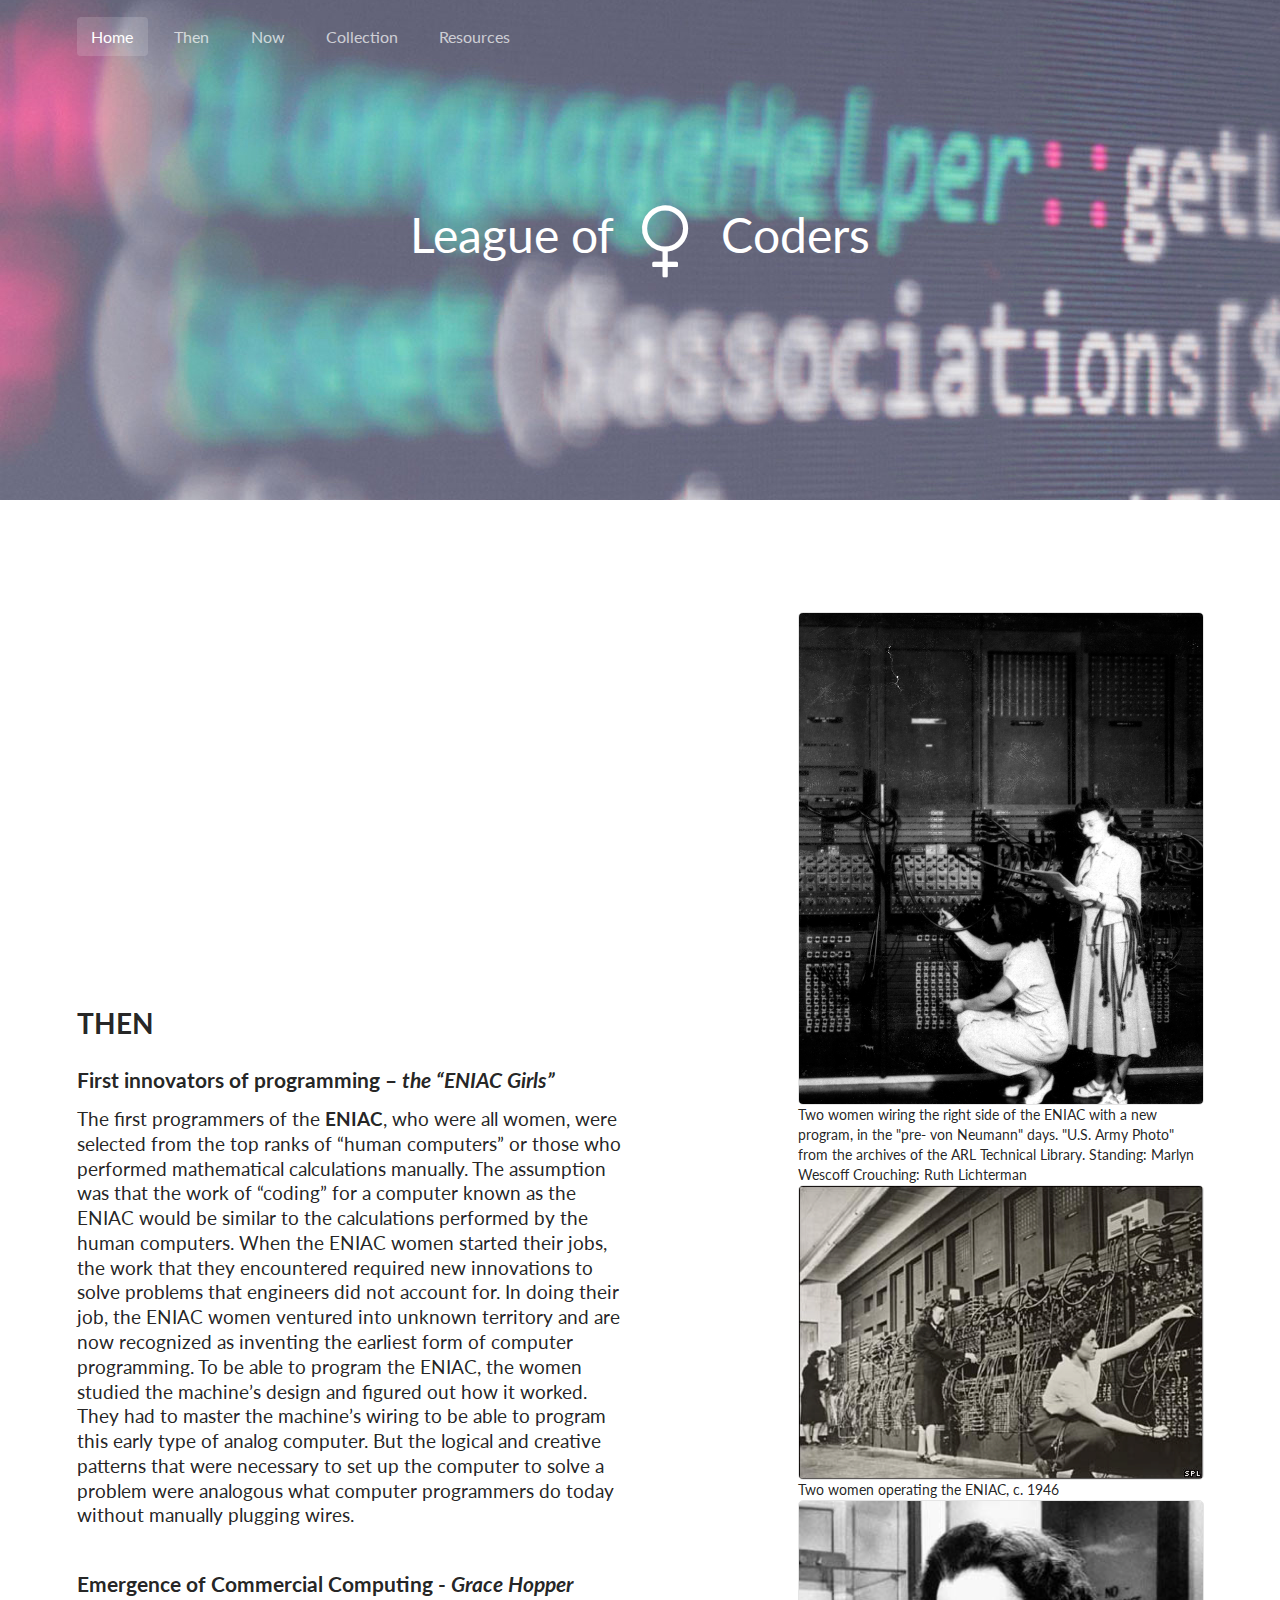
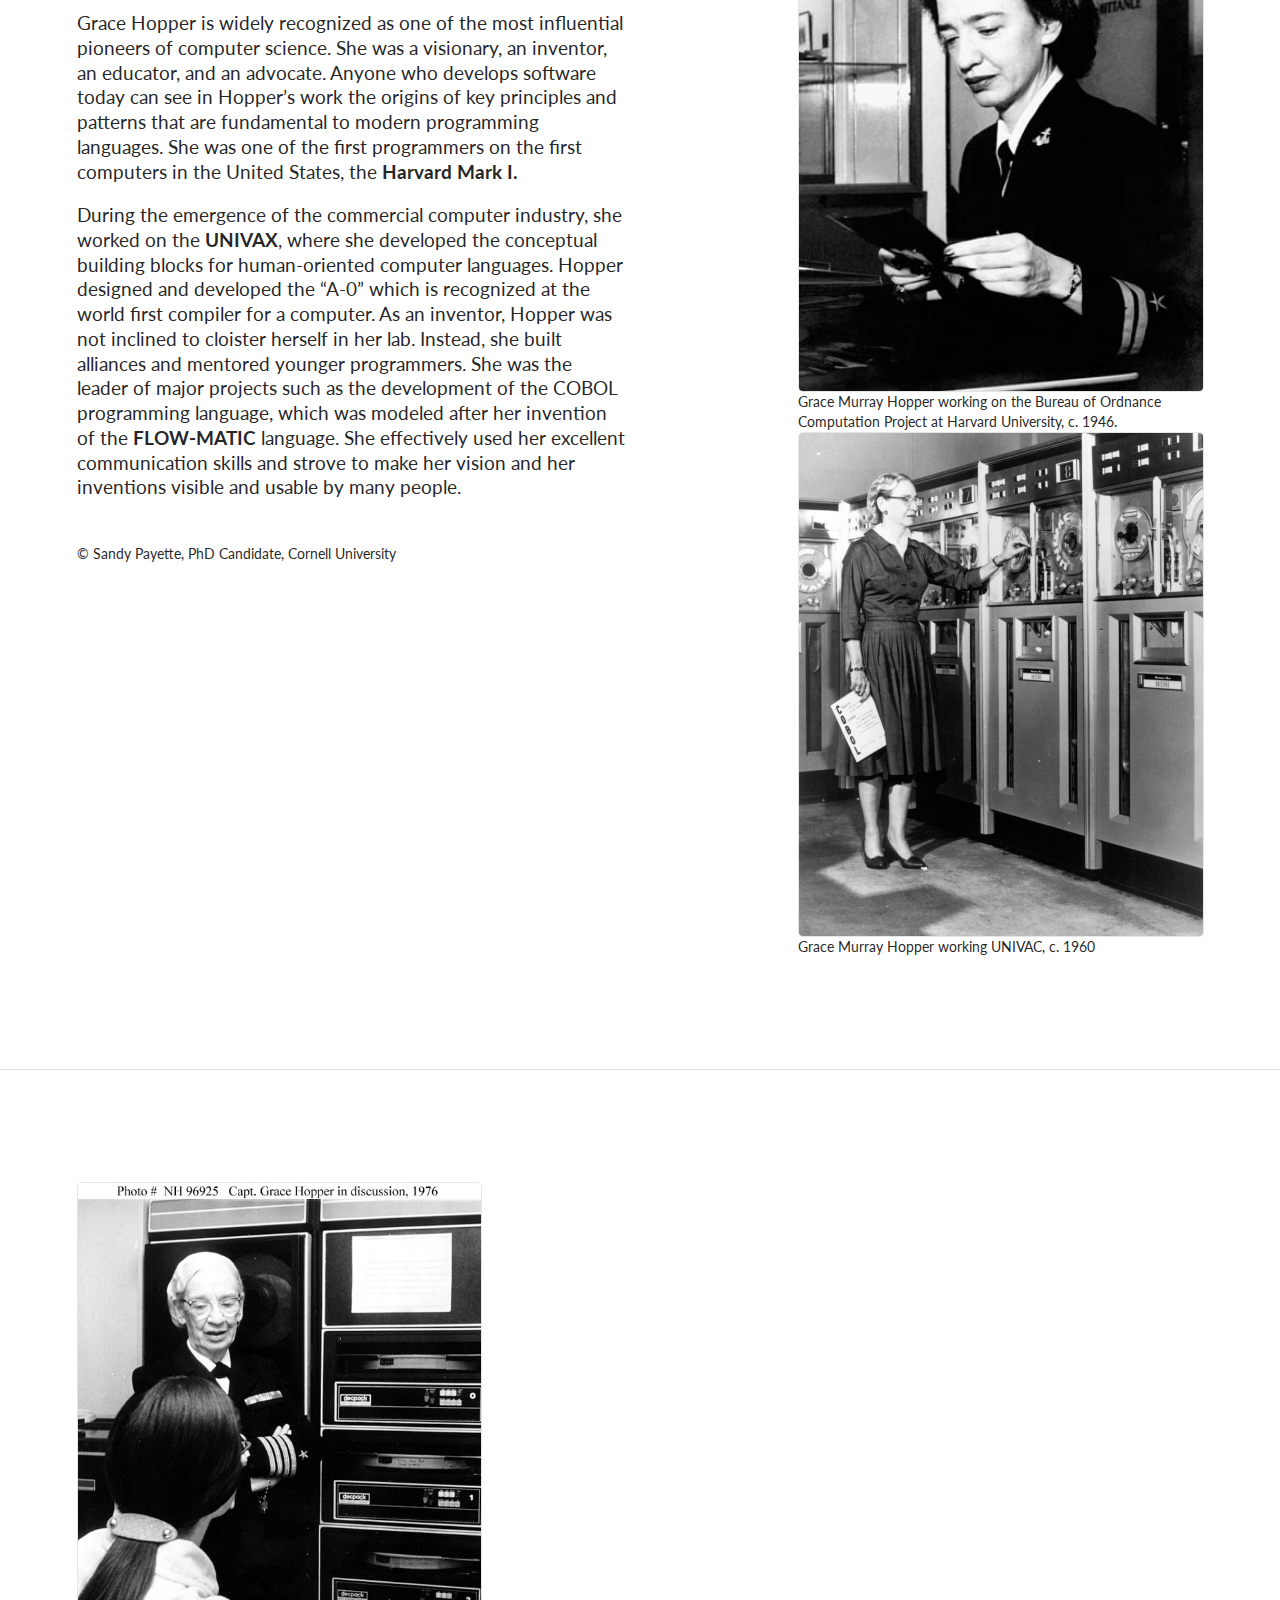
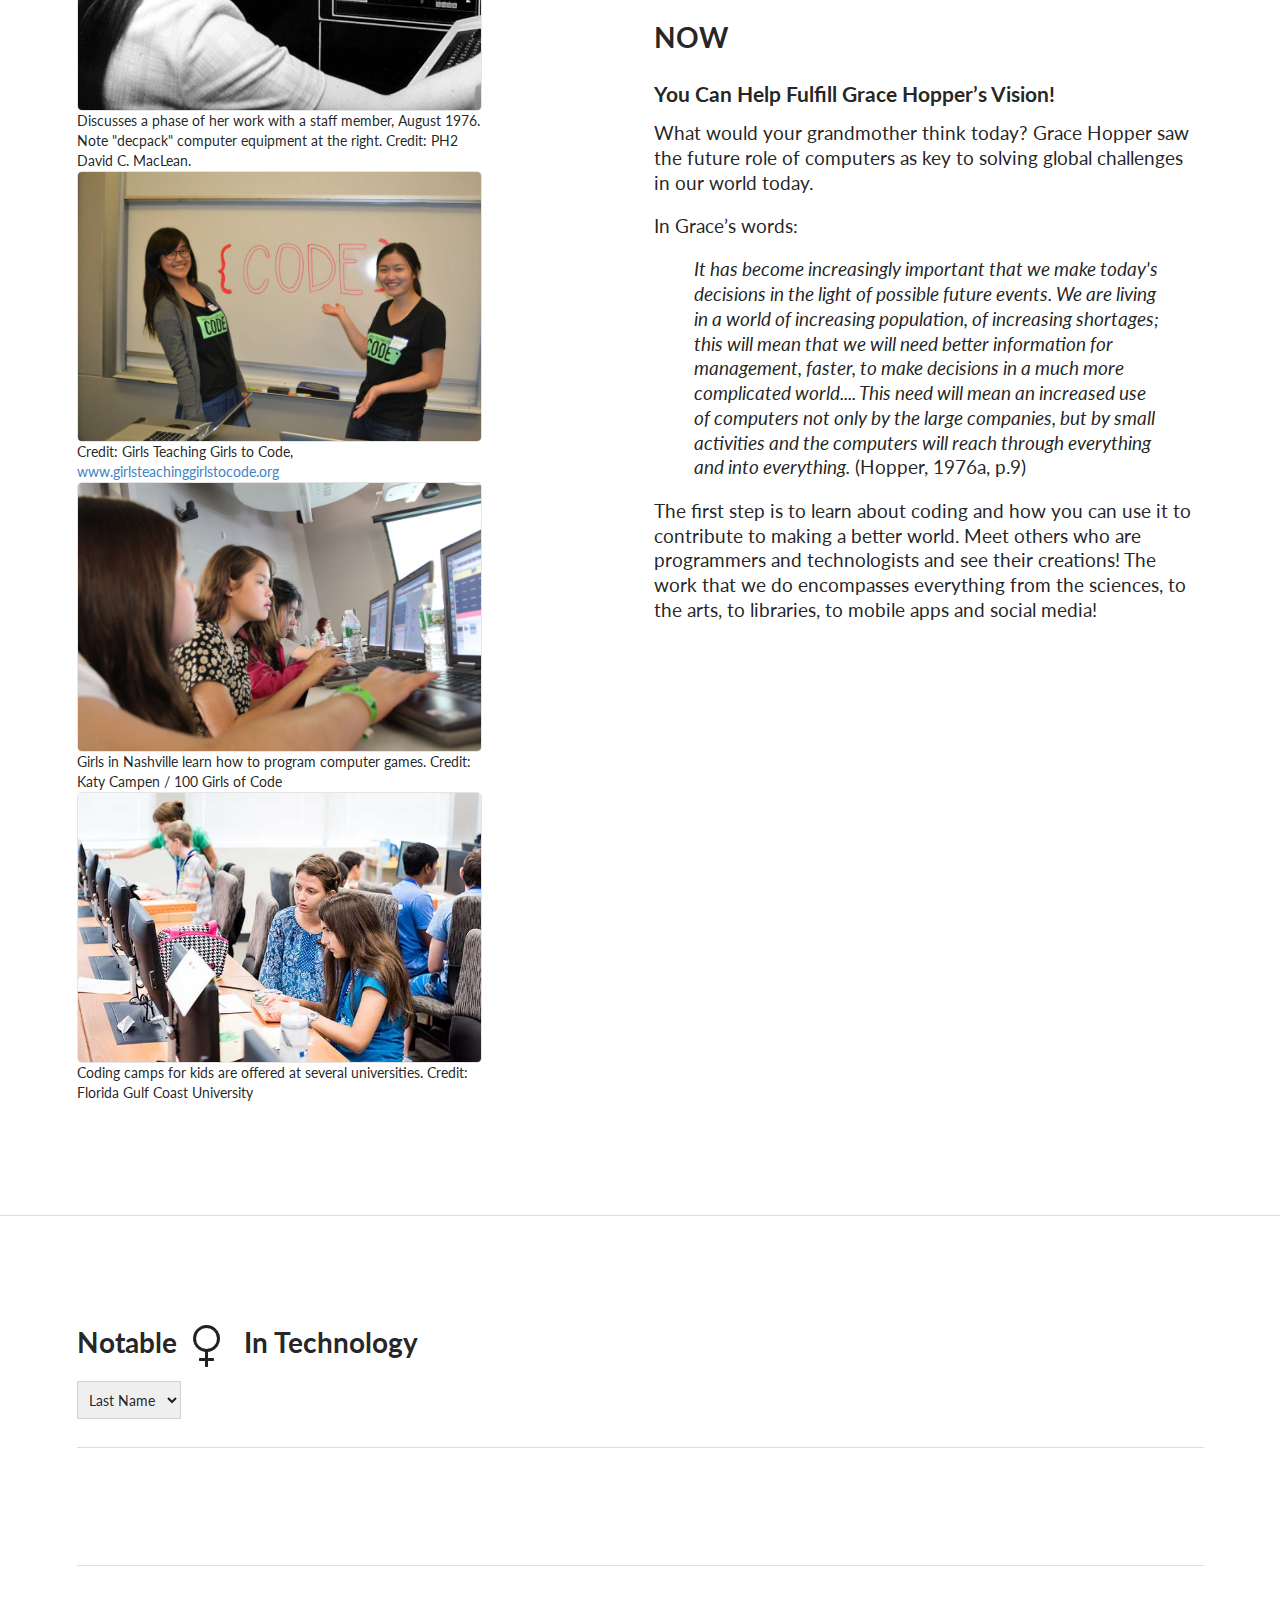
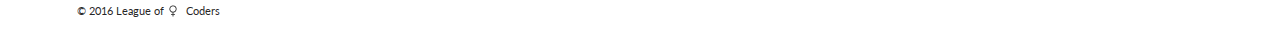
<file: index.html>
<!DOCTYPE html> 
<html lang=en> 
  <head>  
    <meta charset=utf-8> 
    <meta http-equiv=X-UA-Compatible content="IE=edge"> 
    <meta name=viewport content="width=device-width,initial-scale=1">

    <title>League of Coders</title>

    <link href="Semantic-UI/semantic.min.css" rel="stylesheet">
    <link rel="stylesheet" type="text/css" href="slick/slick.css"/>
    <link rel="stylesheet" type="text/css" href="slick/slick-theme.css"/>
    <link href="site.css" rel="stylesheet">

    <script src="https://code.jquery.com/jquery-1.12.3.min.js" integrity="sha256-aaODHAgvwQW1bFOGXMeX+pC4PZIPsvn2h1sArYOhgXQ=" crossorigin="anonymous">
    </script>
    <script src="Semantic-UI/semantic.min.js"></script>
    <script type="text/javascript" src="slick/slick.min.js"></script>
   
  </head>

  <body>

  <!-- Page Contents -->

  <div class="ui inverted vertical masthead center aligned segment">

    <div class="ui container">
      <div class="ui large secondary inverted menu">
        <a class="active item" href="/">Home</a>
        <a class="item" href="#then">Then</a>
        <a class="item" href="#now">Now</a>
        <a class="item" href="#collection">Collection</a>
        <a class="item" href="/resources.html">Resources</a>
      </div>
    </div>

    <div class="ui text container">
      <h1 class="ui inverted header">
        League of <i class="woman icon huge"></i>Coders
      </h1>
    </div>

  </div>

  <!-- then -->
  <a name="then"></a>
  <div class="ui vertical stripe segment">
    <div class="ui middle aligned stackable grid container">
      <div class="row">
        <div class="eight wide column">
          <h1>THEN</h1>
          <h3>First innovators of programming – <i>the “ENIAC Girls”</i> </h3>

          <p>The first programmers of the <strong>ENIAC</strong>, who were all women, were selected from the top ranks of “human computers” or those who performed mathematical calculations manually.  The assumption was that the work of “coding” for a computer known as the ENIAC would be similar to the calculations performed by the human computers. When the ENIAC women started their jobs, the work that they encountered required new innovations to solve problems that engineers did not account for.  In doing their job, the ENIAC women ventured into unknown territory and are now recognized as inventing the earliest form of computer programming.  To be able to program the ENIAC, the women studied the machine’s design and figured out how it worked.   They had to master the machine’s wiring to be able to program this early type of analog computer.  But the logical and creative patterns that were necessary to set up the computer to solve a problem were analogous what computer programmers do today without manually plugging wires.</p>

          
          <h3>Emergence of Commercial Computing - <i>Grace Hopper</i> </h3>

          <p>Grace Hopper is widely recognized as one of the most influential pioneers of computer science.    She was a visionary, an inventor, an educator, and an advocate.   Anyone who develops software today can see in Hopper’s work the origins of key principles and patterns that are fundamental to modern programming languages. She was one of the first programmers on the first computers in the United States, the <strong>Harvard Mark I.</strong></p>

          <p>During the emergence of the commercial computer industry, she worked on the <strong>UNIVAX</strong>, where she developed the conceptual building blocks for human-oriented computer languages.   Hopper designed and developed the “A-0” which is recognized at the world first compiler for a computer.    As an inventor, Hopper was not inclined to cloister herself in her lab.  Instead, she built alliances and mentored younger programmers.  She was the leader of major projects such as the development of the COBOL programming language, which was modeled after her invention of the <strong>FLOW-MATIC </strong>language.  She effectively used her excellent communication skills and strove to make her vision and her inventions visible and usable by many people. </p>

          <p>&nbsp;</p>

          <caption>&copy; Sandy Payette, PhD Candidate, Cornell University</caption>
          
        </div>
        <div class="six wide right floated column">
          <div class="carousel">

            <div>
              <img src="/img/eniac-vertical.png" class="ui large bordered rounded image">
              <caption>Two women wiring the right side of the ENIAC with a new program, in the "pre- von Neumann" days. "U.S. Army Photo" from the archives of the ARL Technical Library. Standing: Marlyn Wescoff Crouching: Ruth Lichterman </caption>
            </div>
            <div>
              <img src="/img/eniac.png" class="ui large bordered rounded image">
              <caption>Two women operating the ENIAC, c. 1946 </caption>
            </div>
            <div>
              <img src="/img/grace-hopper-young.jpg" class="ui large bordered rounded image">
              <caption>Grace Murray Hopper working on the Bureau of Ordnance Computation Project at Harvard University, c. 1946.</caption>
            </div>
            <div>
              <img src="/img/1952_hopper-grace_large.jpg" class="ui large bordered rounded image">
              <caption>Grace Murray Hopper working UNIVAC, c. 1960</caption>
            </div>
            
          </div>
                     
        </div>
      </div>
    </div>
  </div>


  <!-- now -->
  <a name="now"></a>
  <div class="ui vertical stripe segment">
    <div class="ui middle aligned stackable grid container">
      <div class="row">
        <div class="six wide column">

          <div class="carousel">
            <div>
              <img src="/img/grace-hopper-in-discussion.jpg" class="ui large bordered rounded image">
              <caption>Discusses a phase of her work with a staff member, August 1976. Note "decpack" computer equipment at the right.  Credit: PH2 David C. MacLean.
              </caption>
            </div>
            <div>
              <img src="/img/girls-code.jpg" class="ui large bordered rounded image">
              <caption>Credit: Girls Teaching Girls to Code, <a href="http://www.girlsteachinggirlstocode.org/">www.girlsteachinggirlstocode.org</a></caption>
            </div>
            <div>
              <img src="/img/IMG_5539-e1402964644551.jpg" class="ui large bordered rounded image">
              <caption>Girls in Nashville learn how to program computer games. Credit: Katy Campen / 100 Girls of Code</caption>
            </div>
            <div>
              <img src="/img/Coding-Camp.jpg" class="ui large bordered rounded image">
              <caption>Coding camps for kids are offered at several universities. Credit: Florida Gulf Coast University</caption>
            </div>
          </div>
          
        </div>

        <div class="eight wide right floated column">
          <h1>NOW</h1>
          <h3>You Can Help Fulfill Grace Hopper’s Vision!</h3>
          <p>What would your grandmother think today?  Grace Hopper saw the future role of computers as key to solving global challenges in our world today. </p>

          <p>In Grace’s words:</p>

          <blockquote>
            <i>It has become increasingly important that we make today's decisions in the light of possible future events. We are living in a world of increasing population, of increasing shortages; this will mean that we will need better information for management, faster, to make decisions in a much more complicated world.... This need will mean an increased use of computers not only by the large companies, but by small activities and the computers will reach through everything and into everything.</i>  (Hopper, 1976a, p.9)
          </blockquote>

          <p>The first step is to learn about coding and how you can use it to contribute to making a better world.   Meet others who are programmers and technologists and see their creations!  The work that we do encompasses everything from the sciences, to the arts, to libraries, to mobile apps and social media! </p>

          <p>&nbsp;</p>

        </div>
      </div>
    </div>
  </div>

  <!-- directory -->
  <a name="collection"></a>
  <div class="ui vertical stripe segment container">
    <div class="container">
      <h1 class="ui header">Notable <i class="woman icon large"></i>In Technology</h1>
      <select id="sort_by" class="ui dropdown">
        <option value="">Sort by</option>
        <option value="given_name">First Name</option>
        <option value="surname" selected>Last Name</option>
        <option value="birth_year">Birth Year</option>
      </select>
      <div class="ui section divider"></div>
      <ul id="wit-list">
        <!-- PLACEHOLDER FOR LIST -->
      </ul>
      <div id="wit-cards" class="ui five doubling cards">
        <!-- PLACEHOLDER FOR CARDS -->
      </div>
    </div>
  </div>

  <div class="ui container">
    <p>&nbsp;</p>
    <small>&copy; 2016 League of <i class="woman icon"></i> Coders</small>
    <p>&nbsp;</p>
  </div>

  <script>
    
    $(document).ready(function() {

      $('.carousel').slick({
        dots: true,
        infinite: true,
        speed: 500,
        fade: true,
        cssEase: 'linear',
        adaptiveHeight: true
      });


      $('.dropdown').dropdown({
          // you can use any ui transition
          transition: 'drop'
      });

      // http://api.jquery.com/jquery.ajax/
      $.ajax({
        url: '/data/wit.json',
        type: "GET",
        dataType: 'json',
        success: function (data) {

          // *********************************************  //
          // CODING - Step 1: Directory/Index (simple list) //
          // *********************************************  //

          // get profiles from data
          var profiles = data.profiles;

          // 1-a. define variables for 'for' loop
          

          // 1-b. loop through each profile in the data file 


            //console.log("position is " + position);

            // 1-c. define variables
            // var p = profiles[position];

            // console.log("id is " + id);
            // console.log("given_name is " + given_name);
            // console.log("surname is " + surname);

            // 1-d. create a list item and fill in values from profile 
  
        
            // 1.e. append to wit-list container (div) on page


            // ************************************************  //
            // CODING - Step 2: Enhanced Directory/Index (cards) //
            // ************************************************  //

            /* // REMOVE '/*' to remove this commented block of code
            // 2-a. define additional variables
            var photo = p.image_path;
            var birth_year = p.birth_year;
            var death_year = p.death_year;

            // 2-b. create a 'card' and fill in values from profile 
            var card = 
               '<a class="ui card" href="show.html?id=' + id + '" data-given_name=" ' + given_name + '" data-surname="' + surname + '" data-birth_year="" >' 
                 + '<div class="image"><img src="' + photo + '"></div>'
                 + '<div class="content">'
                   + '<div class="header">' + given_name + ' ' + surname + '</div>'
                 + '</div>'
                 + '<div class="extra content">' + birth_year + ' - ' + death_year + '</div>'
               + '</a>';
            */ // REMOVE '*/' to remove this commented block of code 

            // 2-c. append to wit-cards container (div) on page

            // initial sort is surname (last name)
            // sortCards('surname');
          

        } //success
      }); //$.ajax

      //listener for sort by dropdown/select
      //if changed, then resort
      $('#sort_by').change(function () {
        sortCards($(this).val());
      });

    }); //$(document).ready

    //sort cards - surname, given name or birth date
    function sortCards(field) {

      //https://developer.mozilla.org/en-US/docs/Web/JavaScript/Reference/Global_Objects/Array/sort
      var $wrapper = $('#wit-cards');

      $wrapper.find('.card').sort(function (a, b) {
          var valueA = a.dataset[field];
          var valueB = b.dataset[field];
          if (valueA < valueB) {
            return -1;
          }
          if (valueA > valueB) {
            return 1;
          }
          //names must be equal
          return 0;
      }).appendTo( $wrapper );
    }


  </script>

  </body>
</html>
</file>
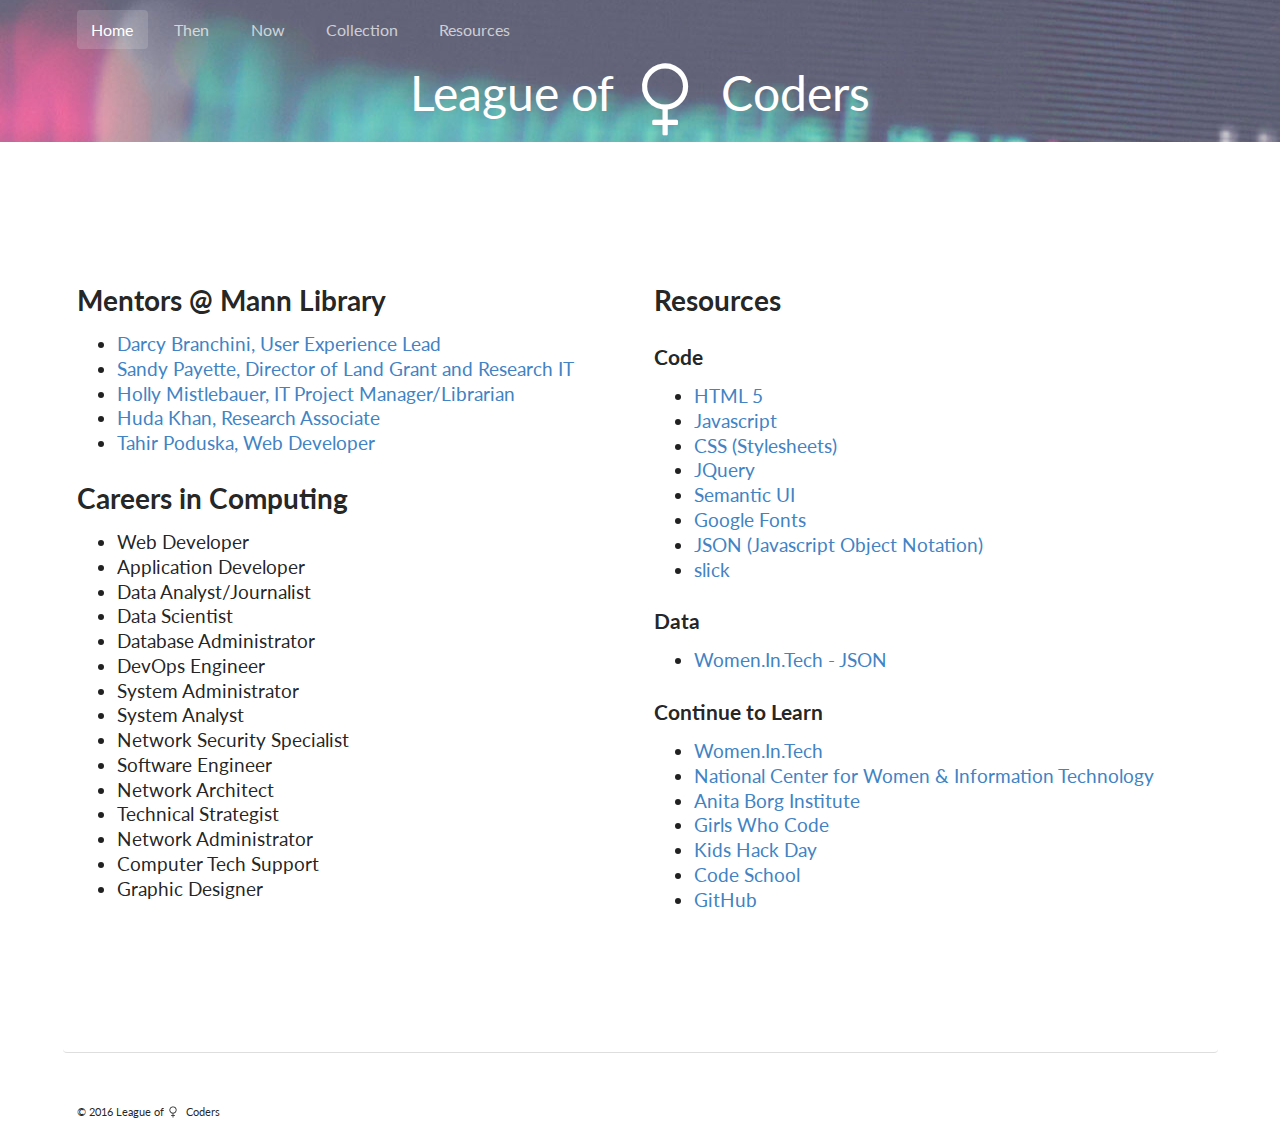
<file: resources.html>
<!DOCTYPE html> 
<html lang=en> 
  <head>  
    <meta charset=utf-8> 
    <meta http-equiv=X-UA-Compatible content="IE=edge"> 
    <meta name=viewport content="width=device-width,initial-scale=1">

    <title>League of Coders</title>

    <link href='http://fonts.googleapis.com/css?family=Open+Sans' rel='stylesheet' type='text/css'>

    <link href="/Semantic-UI/semantic.min.css" rel="stylesheet">
    <link href="site.css" rel="stylesheet">

    <script src="https://code.jquery.com/jquery-1.12.3.min.js" integrity="sha256-aaODHAgvwQW1bFOGXMeX+pC4PZIPsvn2h1sArYOhgXQ=" crossorigin="anonymous">
    </script>
    
    <script src="/Semantic-UI/semantic.min.js"></script>

  </head>

  <body>
    
    <!-- Page Contents -->
    <div class="ui inverted vertical small masthead center aligned segment">
      
      <div class="ui container">
        <div class="ui large secondary inverted menu">
          <a class="active item" href="/">Home</a>
          <a class="item" href="/#then">Then</a>
          <a class="item" href="/#now">Now</a>
          <a class="item" href="/#collection">Collection</a>
          <a class="item" href="/resources.html">Resources</a>
        </div>
      </div>

      <div class="ui text container">
        <h1 class="ui inverted header">League of <i class="woman icon huge"></i>Coders</h1>
      </div>

    </div>

    <div class="ui vertical stripe segment two column grid container">

      <div class="column">
        <h1>Mentors @ Mann Library</h1>
        <ul>
          <li><a href="https://www.linkedin.com/in/darcy-branchini-47021715" target="_blank">Darcy Branchini, User Experience Lead</a></li>
          <li><a href="https://sandypayette.org/" target="_blank">Sandy Payette, Director of Land Grant and Research IT</a></li>
          <li><a href="https://www.linkedin.com/in/holly-mistlebauer-63a5511a" target="_blank">Holly Mistlebauer, IT Project Manager/Librarian</a></li>
          <li><a href="https://www.linkedin.com/in/hudakhan" target="_blank">Huda Khan, Research Associate</a></li>
          <li><a href="https://www.linkedin.com/in/tahir-poduska-75034450" target="_blank">Tahir Poduska, Web Developer</a></li>
        </ul>

        <h1>Careers in Computing</h1>
        <ul>
          <li>Web Developer</li>
          <li>Application Developer</li>
          <li>Data Analyst/Journalist</li>
          <li>Data Scientist</li>
          <li>Database Administrator</li>
          <li>DevOps Engineer</li>
          <li>System Administrator</li>
          <li>System Analyst</li>
          <li>Network Security Specialist</li>
          <li>Software Engineer</li>
          <li>Network Architect</li>
          <li>Technical Strategist</li>
          <li>Network Administrator</li>
          <li>Computer Tech Support</li>
          <li>Graphic Designer</li>
        </ul>
      </div>

      <div class="column">
        <h1>Resources</h1>
        <h3>Code</h3>
        <ul>
          <li><a href="http://www.w3schools.com/html/default.asp" target="_blank">HTML 5</a></li>
          <li><a href="http://www.w3schools.com/js/default.asp" target="_blank">Javascript</a></li>
          <li><a href="http://www.w3schools.com/css/default.asp" target="_blank">CSS (Stylesheets)</a></li>
          <li><a href="http://jquery.com/" target="_blank">JQuery</a></li>
          <li><a href="http://semantic-ui.com/" target="_blank">Semantic UI</a></li>
          <li><a href="https://www.google.com/fonts" target="_blank">Google Fonts</a></li>
          <li><a href="http://www.json.org/" target="_blank">JSON (Javascript Object Notation)</a></li>
          <li><a href="http://kenwheeler.github.io/slick/" target="_blank">slick</a></li>
        </ul>
        <h3>Data</h3>
        <ul>
          <li><a href="http://women-in-tech.apievangelist.com/data/people.json" target="_blank">Women.In.Tech - JSON</a></li>
        </ul>
        <h3>Continue to Learn</h3>
        <ul>
          <li><a href="http://women-in-tech.apievangelist.com/notable-women-in-history-of-tech.html" target="_blank">Women.In.Tech</a></li>
          <li><a href="https://www.ncwit.org/" target="_blank">National Center for Women &amp; Information Technology</a></li>
          <li><a href="http://anitaborg.org/" target="_blank">Anita Borg Institute</a></li>
          <li><a href="https://girlswhocode.com/" target="_blank">Girls Who Code</a></li>
          <li><a href="http://www.kidshackday.com/" target="_blank">Kids Hack Day</a></li>
          <li><a href="https://www.codeschool.com/" target="_blank">Code School</a></li>
          <li><a href="https://www.codeschool.com/" target="_blank">GitHub</a></li>
        </ul>

      </div>
    </div>

    <div class="ui container">
      <p>&nbsp;</p>
      <small>&copy; 2016 League of <i class="woman icon"></i> Coders</small>
      <p>&nbsp;</p>
    </div>

  </body>
</html>
</file>
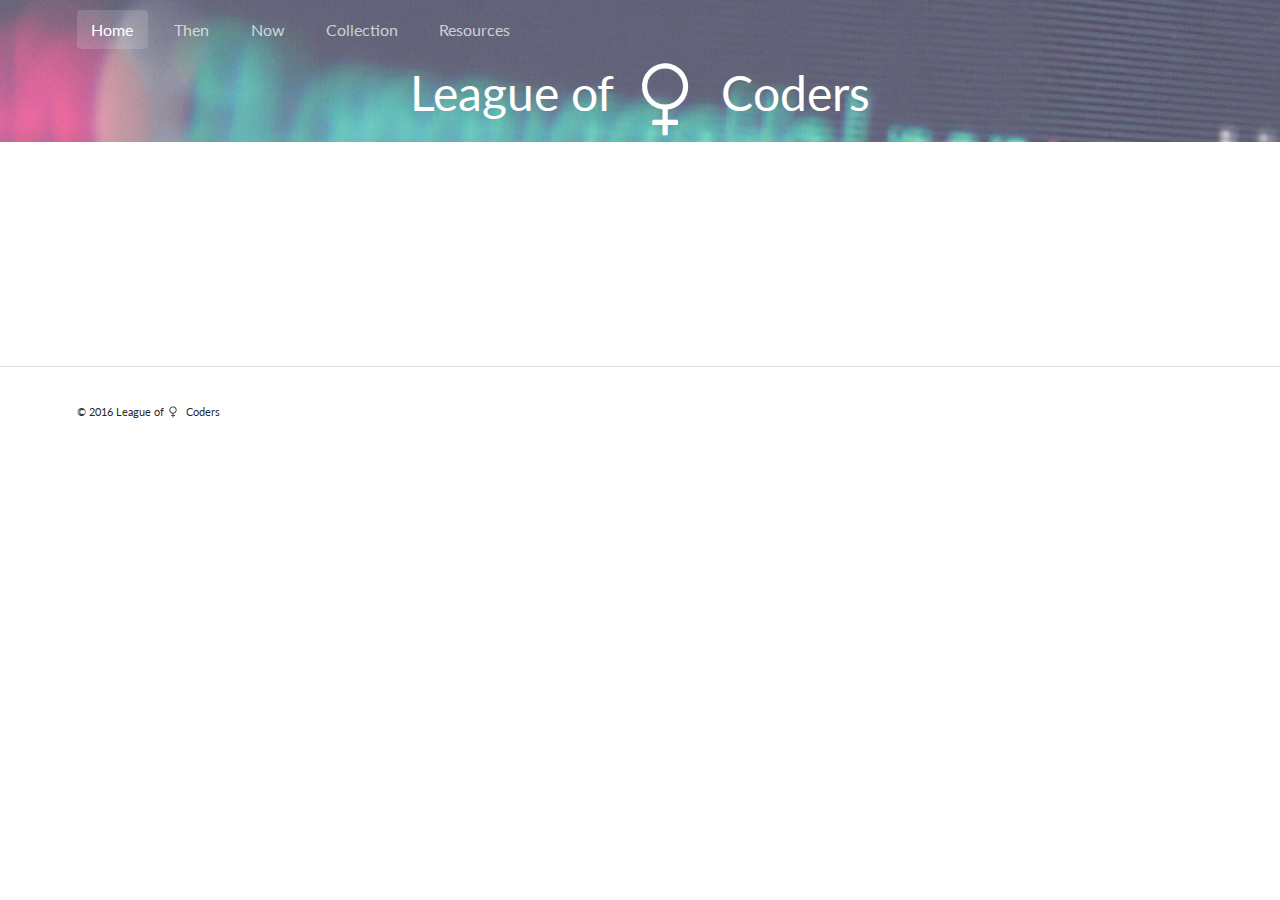
<file: show.html>
<!DOCTYPE html> 
<html lang=en> 
  <head>  
    <meta charset=utf-8> 
    <meta http-equiv=X-UA-Compatible content="IE=edge"> 
    <meta name=viewport content="width=device-width,initial-scale=1">

    <title>League of Coders</title>

    <link href='http://fonts.googleapis.com/css?family=Open+Sans' rel='stylesheet' type='text/css'>

    <link href="/Semantic-UI/semantic.min.css" rel="stylesheet">
    <link href="site.css" rel="stylesheet">

    <script src="https://code.jquery.com/jquery-1.12.3.min.js" integrity="sha256-aaODHAgvwQW1bFOGXMeX+pC4PZIPsvn2h1sArYOhgXQ=" crossorigin="anonymous">
    </script>
    
    <script src="/Semantic-UI/semantic.min.js"></script>

  </head>

  <body>
    
    <!-- Page Contents -->
    <div class="ui inverted vertical small masthead center aligned segment">

      <div class="ui container">
        <div class="ui large secondary inverted menu">
          <a class="active item" href="/">Home</a>
          <a class="item" href="/#then">Then</a>
          <a class="item" href="/#now">Now</a>
          <a class="item" href="/#collection">Collection</a>
          <a class="item" href="/resources.html">Resources</a>
        </div>
      </div>

      <div class="ui text container">
        <h1 class="ui inverted header">League of <i class="woman icon huge"></i>Coders</h1>
      </div>

    </div>

    <div id="wit-detail" class="ui vertical stripe segment">

    </div>
    
    <div class="ui container">
      <p>&nbsp;</p>
      <small>&copy; 2016 League of <i class="woman icon"></i> Coders</small>
      <p>&nbsp;</p>
    </div>

    <script>

      // Retrieve a value from a parameter in a query string 
      function getQueryParam(param) {
        var querystring = window.location.search.substring(1);
        if (querystring !== "") {
          var queryparams = querystring.split("&");
          for (var i=0;i<queryparams.length;i++) {
            var pair = queryparams[i].split("=");
            if(pair[0] == param){return decodeURIComponent(pair[1]);}
          }
        }
        return(false);
      }

      $(document).ready(function() {

        //http://api.jquery.com/jquery.ajax/
        $.ajax({
          url: '/data/wit.json',
          type: "GET",
          dataType: 'json',
          success: function (data) {
            
            // **************************************** //
            // CODING - Step 2: Details for a WIT by ID //
            // **************************************** //

            //get profiles
            var profiles = data.profiles;

            //set/initialize detail variable
            var details = '';

            //get id from querystring (url)
            var id = getQueryParam('id');

            //if there's an id
            if (id) {

              // 2-a. loop through each profile in the data file to find the one with id passed
              $.each(profiles, function( i, val ) {

                if (val.id == id) {

                  // 2-d. assign variables for values that may or may not exist 
                  // out of order, you can first show them without this and they'll get a lot of "undefined" text on the page, then add this handling
                  
                  
                  // 2-b. fill in values from profile 
                  details = $(`
                    <div class="ui top aligned stackable grid container">
                      <div class="row">
                        <div class="eight wide column">
                          <h1 class="ui header"></h1>
                          <p></p>
                          <a class="ui right labeled icon button" href="">
                          <i class="right arrow icon"></i>
                            More
                          </a>
                        </div>
                        <div class="six wide right floated column">
                          <!-- placeholder image -->
                        </div>
                      </div>
                    </div>`);
                } //end if

              });   

            } else { // 2-e. error handling for no ID passed/found - may or may not get to this, but code is ready to go!
              
              // details = $(`
              //   <div class="ui one column centered grid">
              //     <div class="column center aligned">
              //       <i class="huge icons">
              //         <i class="big red dont icon"></i>
              //         <i class="black woman icon"></i>
              //       </i>
              //       <h1 class="ui header">Oops, not found!</h1>
              //       <p>Hopefully another woman didn't leave the tech industry!</p>
              //     </div>
              //   </div>`);

            } //end if
              
            // 2-c. append to wit-details container (div) on page
            
           
          }
        });
      });

    </script>
  </body>
</html>
</file>
<file: site.css>
/*.hidden.menu {
  display: none;
}*/

.ui.inverted.segment {
  background: url('/img/sm-women-in-technology-computer-program.jpg');
}

.masthead.segment {
  min-height: 500px;
  padding: 1em 0em;
}

.small.masthead.segment {
  min-height: 100px;
  padding: .5em 0em;
}

.masthead h1.ui.header {
  margin-top: 3em;
  margin-bottom: 0em;
  font-size: 3em;
  font-weight: normal;
}

.small.masthead h1.ui.header {
  margin-top: .2em;
}

@media only screen and (max-width: 700px) {
  .masthead.segment {
    min-height: 350px;
  }
  .masthead h1.ui.header {
    font-size: 2em;
    margin-top: 1.5em;
  }
}

.ui.vertical.stripe {
  padding: 8em 0em;
}
.ui.vertical.stripe h3 {
  font-size: 1.5em;
}
.ui.vertical.stripe .button + h3,
.ui.vertical.stripe p + h3 {
  margin-top: 2em;
}
.ui.vertical.stripe .floated.image {
  clear: both;
}
.ui.vertical.stripe p, .ui.vertical.stripe ul li, .ui.vertical.stripe blockquote {
  font-size: 1.33em;
  line-height: 1.33em;
}
.ui.vertical.stripe .horizontal.divider {
  margin: 3em 0em;
}
/*.ui.secondary.inverted.menu {
  border: none;
}*/

.footer.segment {
  padding: 5em 0em;
}

.hidden {
  display: none;
}
</file>
